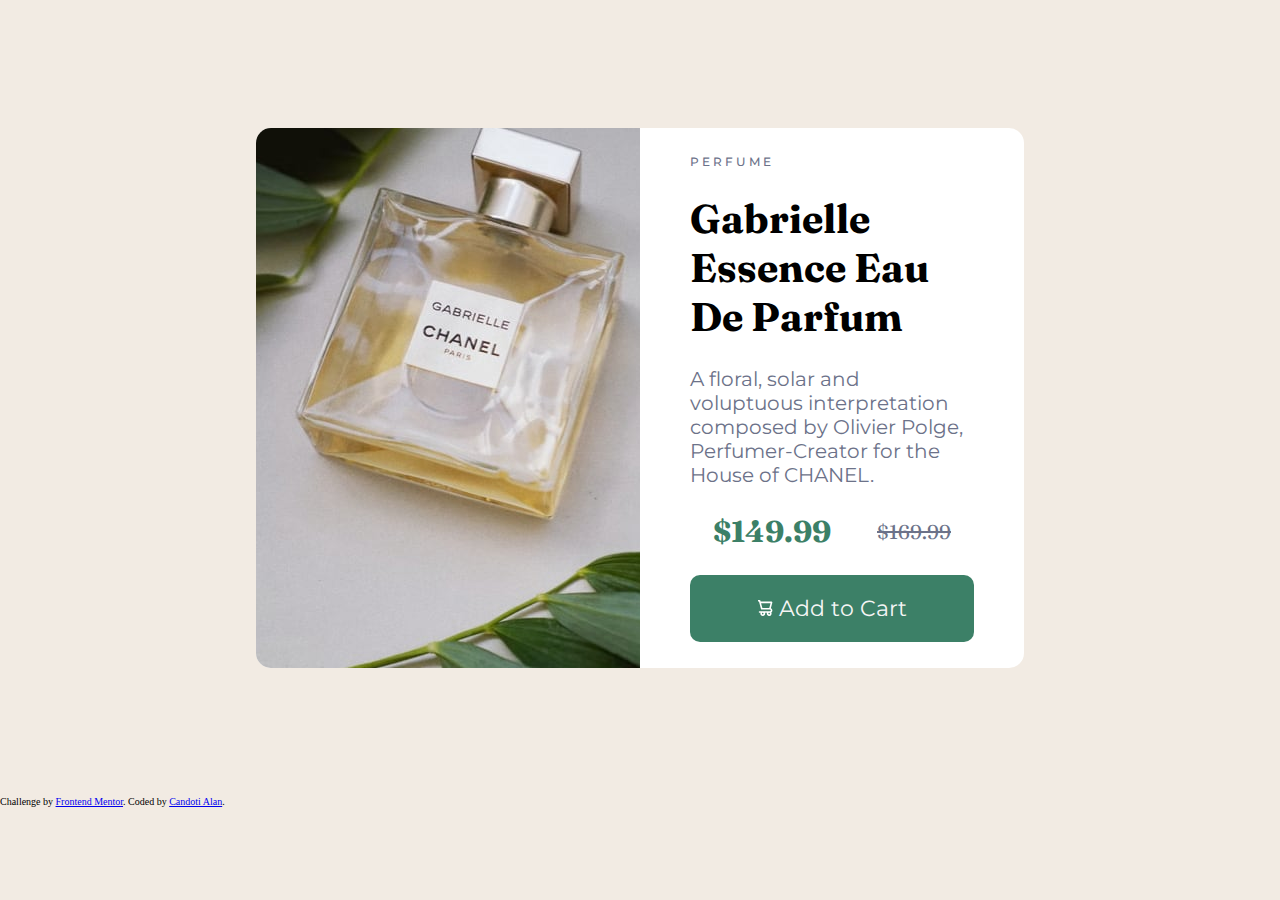
<file: index.html>
<!DOCTYPE html>
<html lang="en">

<head>
  <meta charset="UTF-8">
  <meta name="viewport" content="width=device-width, initial-scale=1.0">
  <link rel="icon" type="image/png" sizes="32x32" href="./images/favicon-32x32.png">
  <title>Frontend Mentor | Product preview card component</title>
  <link rel="stylesheet" href="styles.css">
</head>

<body>

  <main>

    <!-- Main container-->

    <section class="container">

      <!--Image-->

      <article class="img">

        <div class="image"></div>

      </article>

      <!--Parfum info-->

      <article class="info">

        <!--Titles-->

        <p class="parfum">P E R F U M E</p>

        <h1 class="title">Gabrielle Essence Eau De Parfum</h1>

        <!--Description-->

        <p class="description">A floral, solar and voluptuous interpretation composed by Olivier Polge,
          Perfumer-Creator for the House of CHANEL.</p>

        <!--Prices-->

        <div class="prices">
          <h2 class="discount">$149.99</h2>
          <span class="price">$169.99</span>
        </div>

        <!--Add to Cart button-->

        <span class="cart"><img src="icon-cart.svg" alt="cart"> Add to Cart</span>

      </article>

    </section>

  </main>

  <div class="attribution">
    Challenge by <a href="https://www.frontendmentor.io?ref=challenge" target="_blank">Frontend Mentor</a>.
    Coded by <a href="https://www.frontendmentor.io/profile/alsenn" target="_blank">Candoti Alan</a>.
  </div>

</body>

</html>
</file>
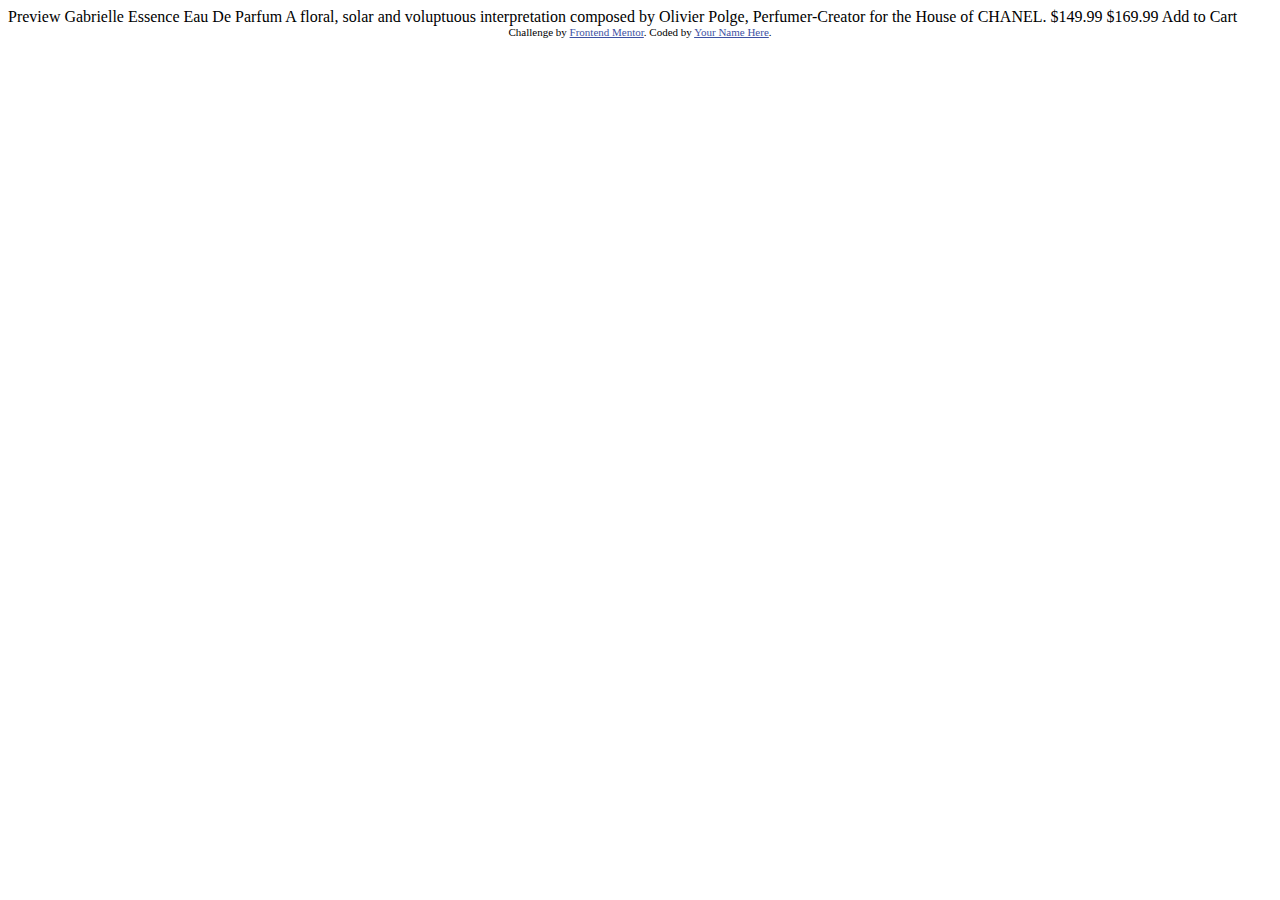
<file: -guide/product-preview-card-component-main/index.html>
<!DOCTYPE html>
<html lang="en">
<head>
  <meta charset="UTF-8">
  <meta name="viewport" content="width=device-width, initial-scale=1.0"> <!-- displays site properly based on user's device -->

  <link rel="icon" type="image/png" sizes="32x32" href="./images/favicon-32x32.png">
  
  <title>Frontend Mentor | Product preview card component</title>

  <!-- Feel free to remove these styles or customise in your own stylesheet 👍 -->
  <style>
    .attribution { font-size: 11px; text-align: center; }
    .attribution a { color: hsl(228, 45%, 44%); }
  </style>
</head>
<body>

  Preview

  Gabrielle Essence Eau De Parfum

  A floral, solar and voluptuous interpretation composed by Olivier Polge, 
  Perfumer-Creator for the House of CHANEL.

  $149.99
  $169.99

  Add to Cart
  
  <div class="attribution">
    Challenge by <a href="https://www.frontendmentor.io?ref=challenge" target="_blank">Frontend Mentor</a>. 
    Coded by <a href="#">Your Name Here</a>.
  </div>
</body>
</html>
</file>
<file: styles.css>
/*Font Link*/

@import url('https://fonts.googleapis.com/css2?family=Fraunces:ital,opsz,wght@0,9..144,500;0,9..144,700;1,9..144,700&family=Montserrat:ital,wght@0,500;0,700;1,500;1,700&display=swap');

/*General styles*/

* {
    box-sizing: border-box;
    margin: 0;
    padding: 0;
}


html {
    font-size: 62.5%;
}

body {
    background-color: var(--cream);
}

body p {
    font-size: 1.4rem;
}

.info h3,
.info p,
.cart {
    font-family: 'Montserrat', sans-serif;
}

.info h1,
.info .prices {
    font-family: 'Fraunces', serif;
}

/*Vars*/

:root {
    --cream: hsl(30, 38%, 92%);
    --dCyan: hsl(158, 36%, 37%);
    --dGBlue: hsl(228, 12%, 48%);
    --vDBlue: hsl(212, 21%, 14%);
    --white: hsl(0, 0%, 100%);
}

/*Main*/

.container {
    background-color: var(--white);
    border-radius: 15px;
    display: flex;
    justify-content: center;
    height: 60vh;
    margin: 10% auto;
    width: 60vw;
}

/*Image*/

.img {
    height: 60vh;
}

.img .image {
    background-image: url(imgD.jpg);
    background-position: 50%;
    border-radius: 15px 0 0 15px;
    height: 60vh;
    width: 30vw;
}

/*Parfum Description*/

/*Titles*/

.info {
    display: flex;
    flex-flow: column nowrap;
    justify-content: space-evenly;
    padding: 0 5rem;
    width: 30vw;
}

.info .parfum {
    color: var(--dGBlue);
    font-size: 1.2rem;
    font-weight: 500;
}

.info h1 {
    font-size: 4rem;
}

/*Description*/

.info .description {
    color: var(--dGBlue);
    font-size: 2rem;
}

/*Price*/

.info .prices {
    align-items: center;
    display: flex;
    justify-content: space-around;
}

.info .prices h2 {
    color: var(--dCyan);
    display: inline;
    font-size: 3rem;
}


.info .prices .price {
    color: var(--dGBlue);
    font-size: 2rem;
    text-decoration: line-through;
}

/*Add to cart button*/

.info .cart {
    color: whitesmoke;
    background-color: var(--dCyan);
    border-radius: 10px;
    font-size: 2.2rem;
    padding: 2rem 1rem;
    text-align: center;
    transition: all 1s;
}

.info .cart:hover {
    background-color: var(--vDBlue);
    cursor: pointer;
}

/*Media query to [iPhone SE (375px x 667px]*/

@media screen and (max-width: 375px) {

    .container {
        flex-flow: row wrap;
        height: 95vh;
        margin: 6% auto;
        width: 90vw;
    }

    .img {
        height: 35vh;
    }

    .img .image {
        background-position: 0;
        background-size: cover;
        border-radius: 15px 15px 0 0;
        height: 35vh;
        width: 90vw;
    }

    .info {
        flex-flow: column nowrap;
        height: 80vw;
        justify-content: space-between;
        padding: 0 2rem;
        width: 90vw;
    }

    .info .description {
        color: var(--dGBlue);
        font-size: 1.3rem;
        line-height: 2rem;
    }

    .info h1 {
        font-size: 3rem;
    }

    .info .prices {
        justify-content: space-between;
        width: 70%;
    }


    .info .prices h2 {
        font-size: 3rem;
    }

    .info .prices .price {
        font-size: 1.5rem;
    }

    .info .cart {
        font-size: 1.5rem;
        padding: 1.5rem 1rem;
    }
}
</file>
